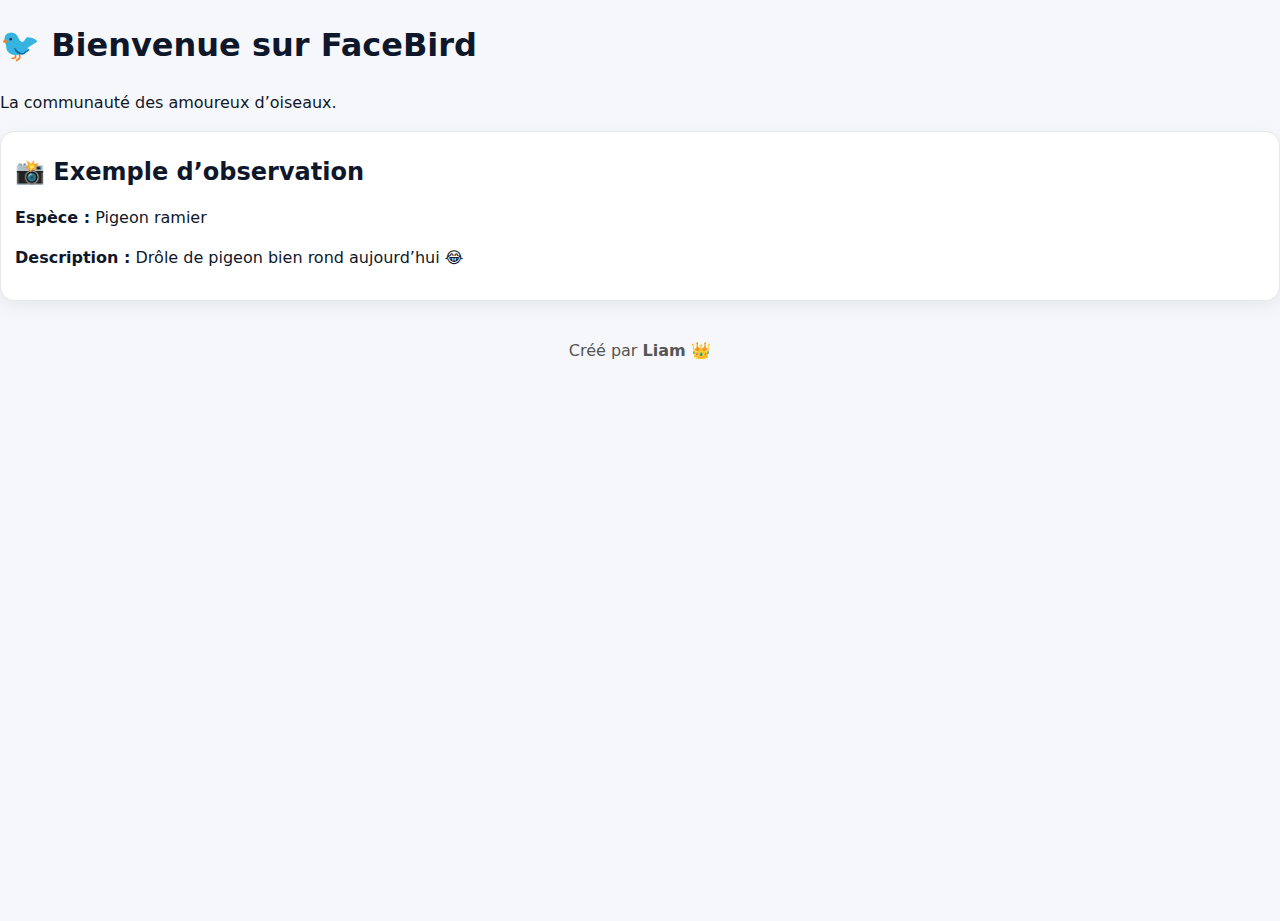
<file: index.html>
<!doctype html>
<html lang="fr">
<head>
  <meta charset="utf-8">
  <meta name="viewport" content="width=device-width, initial-scale=1">
  <title>FaceBird 🐦 - Accueil</title>
  <!-- On relie le CSS externe -->
<link rel="stylesheet" href="style.css">
</head>
<body>
  <h1>🐦 Bienvenue sur FaceBird</h1>
  <p>La communauté des amoureux d’oiseaux.</p>

  <div class="card">
    <h2>📸 Exemple d’observation</h2>
    <p><strong>Espèce :</strong> Pigeon ramier</p>
    <p><strong>Description :</strong> Drôle de pigeon bien rond aujourd’hui 😂</p>
  </div>

  <footer style="text-align:center;margin:20px;color:#555">
    Créé par <strong>Liam 👑</strong>
  </footer>
</body>
</html>
</file>
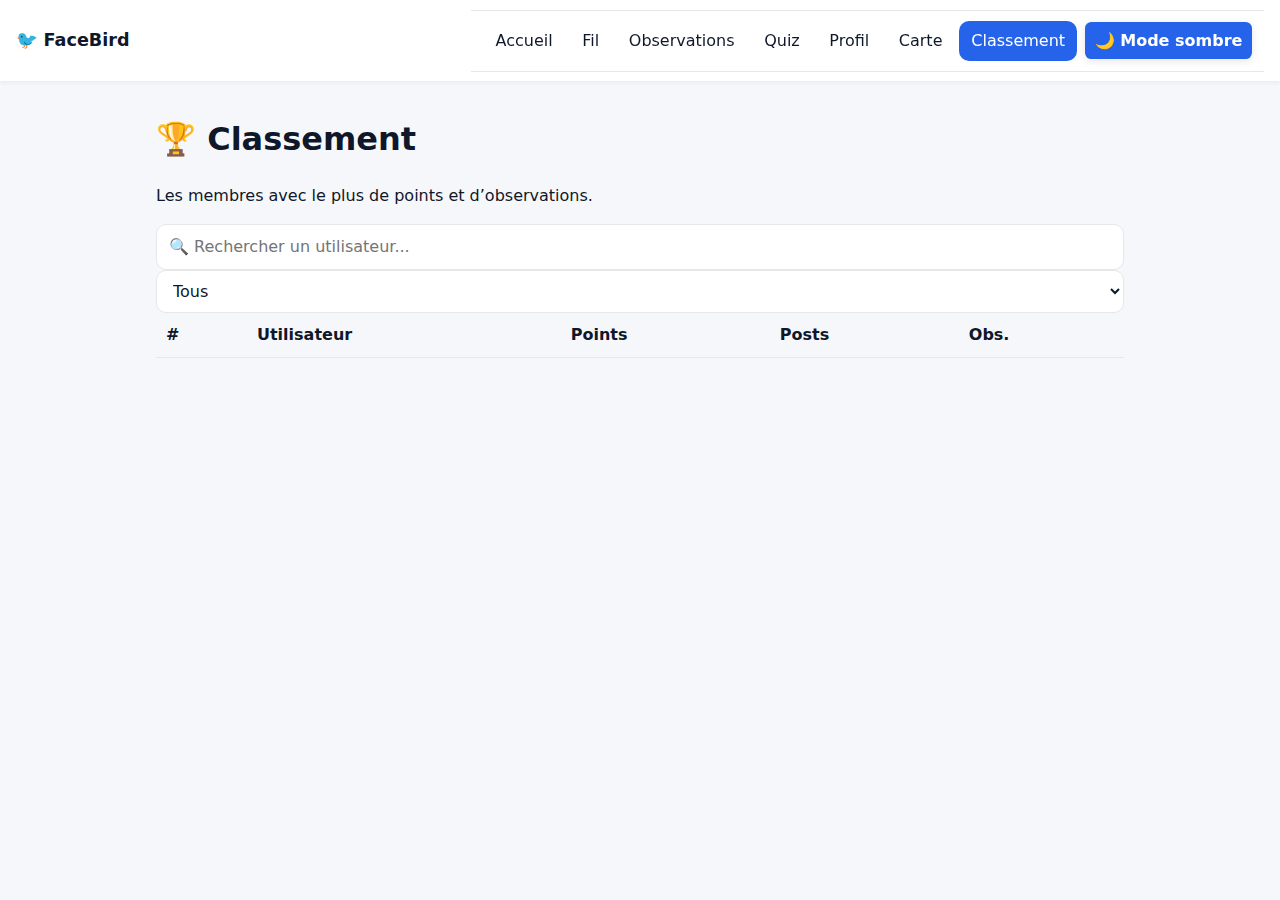
<file: classement.html>
<!doctype html>
<html lang="fr">
<head>
  <meta charset="utf-8" />
  <meta name="viewport" content="width=device-width,initial-scale=1" />
  <title>FaceBird 🐦 – Classement</title>
  <link rel="stylesheet" href="style.css" />
</head>
<body>
  <main class="container">
    <h1>🏆 Classement</h1>
    <p>Les membres avec le plus de points et d’observations.</p>

    <div class="controls">
      <input id="search" placeholder="🔍 Rechercher un utilisateur..." />
      <select id="filter">
        <option value="all">Tous</option>
        <option value="top10">Top 10</option>
        <option value="top50">Top 50</option>
      </select>
    </div>

    <table id="board">
      <thead>
        <tr>
          <th>#</th>
          <th>Utilisateur</th>
          <th>Points</th>
          <th>Posts</th>
          <th>Obs.</th>
        </tr>
      </thead>
      <tbody id="board-body"></tbody>
    </table>
  </main>

  <script src="nav.js" defer></script>
  <script src="classement.js" defer></script>
</body>
</html>
</file>
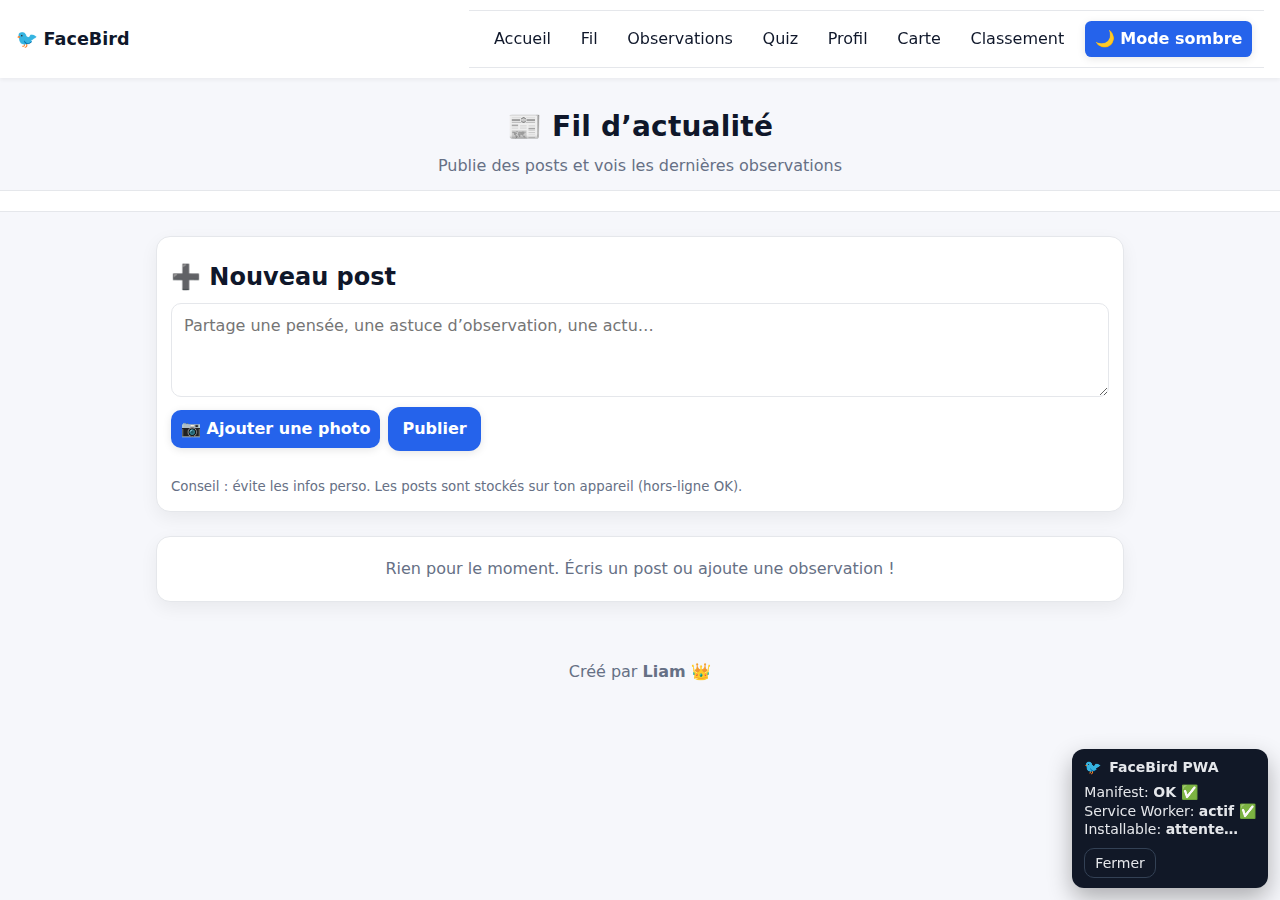
<file: Feed.html>
<!doctype html>
<html lang="fr">
<head>
  <meta charset="utf-8"><meta name="viewport" content="width=device-width,initial-scale=1">
  <title>FaceBird 🐦 - Fil d’actualité</title>
  <link rel="stylesheet" href="style.css">
  <link rel="manifest" href="manifest.webmanifest"><meta name="theme-color" content="#1e73e8">
  <link rel="apple-touch-icon" href="icon-192.png"><link rel="icon" href="favicon.svg" type="image/svg+xml">
  <meta name="description" content="Fil d’actualité FaceBird : posts + observations avec photos, likes, commentaires et partage.">
  <style>
    .composer { display:grid; gap:10px; grid-template-columns: 1fr; }
    .composer .row { display:flex; gap:8px; flex-wrap:wrap; align-items:center; }
    .preview { margin-top:6px }
    .preview img { max-width:180px; border-radius:10px }

    .post{display:flex;gap:12px}
    .avatar{width:42px;height:42px;border-radius:50%;overflow:hidden;display:flex;align-items:center;justify-content:center;background:var(--card-bg-weak,#eef3ff)}
    .post-body{flex:1}
    .post-head{display:flex;align-items:center;gap:8px;flex-wrap:wrap}
    .post-actions{display:flex;gap:10px;margin-top:8px;flex-wrap:wrap}
    .icon-btn{display:inline-flex;align-items:center;gap:6px;padding:6px 10px;border-radius:10px;background:var(--chip-bg,#eef2f7);cursor:pointer;border:none}
    .icon-btn[aria-pressed="true"]{background:#ffdfe3}
    .comments{margin-top:8px;border-top:1px solid var(--hair,#e5e7eb);padding-top:8px}
    .comment{margin:6px 0;font-size:.95rem}
    .comment small{color:#667085}
    .comment-form{display:flex;gap:8px;margin-top:6px}
    .comment-form input{flex:1}
    .empty{color:#667085;text-align:center;padding:20px 10px}
    .post-photo{margin-top:8px;border-radius:12px;overflow:hidden}
    .post-photo img{width:100%;height:auto;display:block}

    .lightbox{position:fixed;inset:0;background:rgba(0,0,0,.85);display:none;align-items:center;justify-content:center;z-index:9999}
    .lightbox.open{display:flex}
    .lightbox img{max-width:92vw;max-height:92vh;border-radius:12px}
    .lightbox .close{position:absolute;top:12px;right:12px;background:#fff;border:none;border-radius:10px;padding:8px 10px;cursor:pointer}
  </style>
</head>
<body>
  <header><h1>📰 Fil d’actualité</h1><p>Publie des posts et vois les dernières observations</p></header>

  <!-- NAV commune -->
  <nav id="site-nav"></nav>

  <main class="container">
    <!-- 🎤 ÉDITEUR DE POST -->
    <div class="card">
      <h2>➕ Nouveau post</h2>
      <form id="composer" class="composer">
        <textarea id="post-text" rows="3" maxlength="500" placeholder="Partage une pensée, une astuce d’observation, une actu…"></textarea>
        <div class="row">
          <label class="btn btn-small" for="post-photo">📷 Ajouter une photo</label>
          <input id="post-photo" type="file" accept="image/*" capture="environment" style="display:none">
          <button class="btn" type="submit">Publier</button>
        </div>
        <div id="post-preview" class="preview"></div>
        <small class="muted">Conseil : évite les infos perso. Les posts sont stockés sur ton appareil (hors-ligne OK).</small>
      </form>
    </div>

    <!-- 🧵 FLUX MIXTE -->
    <div id="feed" class="grid"></div>
  </main>

  <footer>Créé par <b>Liam 👑</b></footer>

  <!-- Lightbox -->
  <div id="lb" class="lightbox" aria-hidden="true">
    <button class="close" aria-label="Fermer">✕</button>
    <img id="lb-img" alt="Image">
  </div>

  <!-- Scripts -->
  <script src="nav.js" defer></script>
  <script src="theme.js" defer></script>
  <script src="badges.js" defer></script>
  <script src="points.js" defer></script>

  <script>
  (function(){
    const USERNAME = 'Liam';
    const OBS_KEY = 'fb-observations-v1'; // existant
    const POST_KEY = 'fb-posts-v1';       // NOUVEAU : posts du fil
    const $ = (s, r=document) => r.querySelector(s);
    const esc = (str='') => String(str).replace(/[&<>"']/g, s => ({'&':'&amp;','<':'&lt;','>':'&gt;','"':'&quot;',"'":'&#39;'}[s]));

    const load = (k) => { try { return JSON.parse(localStorage.getItem(k)||'[]'); } catch { return []; } };
    const save = (k, v) => localStorage.setItem(k, JSON.stringify(v));

    // --------- COMPOSER (post texte + photo)
    let draftPhoto = null;
    const composer = $('#composer');
    const photoInput = $('#post-photo');
    const preview = $('#post-preview');
    photoInput.addEventListener('change', () => {
      const f = photoInput.files[0];
      if (!f) { draftPhoto = null; preview.innerHTML = ''; return; }
      const r = new FileReader();
      r.onload = e => {
        draftPhoto = e.target.result;
        preview.innerHTML = `<img src="${draftPhoto}" alt="aperçu">`;
      };
      r.readAsDataURL(f);
    });

    composer.addEventListener('submit', (e) => {
      e.preventDefault();
      const text = ($('#post-text').value || '').trim();
      if (!text && !draftPhoto) { alert('Écris quelque chose ou ajoute une photo.'); return; }

      const posts = load(POST_KEY);
      posts.unshift({
        type: 'post',
        id: 'p' + Date.now() + Math.random().toString(36).slice(2,6),
        ts: Date.now(),
        author: USERNAME,
        text,
        photo: draftPhoto || null,
        likes: 0,
        comments: []
      });
      save(POST_KEY, posts);

      // reset
      $('#post-text').value = '';
      photoInput.value = '';
      preview.innerHTML = '';
      draftPhoto = null;

      FB_POINTS?.add('post'); // petit bonus
      renderFeed();
    });

    // --------- Rendu du feed mixte (posts + observations)
    function normalizeObs(list){
      let changed = false;
      list.forEach(o => {
        if (!o.id) { o.id = 'o' + (o.ts || Date.now()) + Math.random().toString(36).slice(2,5); changed = true; }
        if (typeof o.likes !== 'number') { o.likes = 0; changed = true; }
        if (!Array.isArray(o.comments)) { o.comments = []; changed = true; }
      });
      if (changed) save(OBS_KEY, list);
      return list.map(o => ({ ...o, type: 'observation' })); // tag de type
    }

    function normalizePosts(list){
      let changed = false;
      list.forEach(p => {
        if (!p.id) { p.id = 'p' + (p.ts || Date.now()) + Math.random().toString(36).slice(2,5); changed = true; }
        if (typeof p.likes !== 'number') { p.likes = 0; changed = true; }
        if (!Array.isArray(p.comments)) { p.comments = []; changed = true; }
      });
      if (changed) save(POST_KEY, list);
      return list;
    }

    function speciesIcon(espece=''){ const s=espece.toLowerCase();
      if (s.includes('hibou')||s.includes('chouette')) return '🦉';
      if (s.includes('pigeon')) return '🕊️';
      if (s.includes('mésange')||s.includes('mesange')) return '🐦';
      return '🐦';
    }

    function renderFeed(){
      const feedEl = $('#feed');
      const obs = normalizeObs(load(OBS_KEY));
      const posts = normalizePosts(load(POST_KEY));
      const items = [...posts, ...obs].sort((a,b) => (b.ts||0)-(a.ts||0));

      if (!items.length){
        feedEl.innerHTML = `<div class="card empty">Rien pour le moment. Écris un post ou ajoute une observation !</div>`;
        return;
      }

      feedEl.innerHTML = '';
      items.forEach(it => feedEl.appendChild(renderItem(it)));
      bindLightbox();
    }

    function renderItem(it){
      const card = document.createElement('div'); card.className = 'card';
      const pts = FB_POINTS?.load() || 0;
      const avatarUrl = FB_POINTS?.getAvatarUrl?.(pts) || 'avatar-debutant-256.png';

      if (it.type === 'post') {
        card.innerHTML = `
          <div class="post">
            <div class="avatar"><img src="${avatarUrl}" alt="avatar" style="width:100%;height:100%;object-fit:cover"></div>
            <div class="post-body">
              <div class="post-head">
                <strong>${esc(it.author || 'Utilisateur')}</strong>
                <span class="badge">Post</span>
                <small class="muted">• ${new Date(it.ts).toLocaleString()}</small>
              </div>
              ${it.photo ? `<div class="post-photo"><img src="${it.photo}" alt="photo" class="zoomable"></div>` : ''}
              ${it.text ? `<p style="margin:.4rem 0 0; white-space:pre-wrap">${esc(it.text)}</p>` : ''}
              ${renderActions(it)}
              ${renderComments(it)}
            </div>
          </div>`;
      } else { // observation
        const hasGPS = typeof it.lat === 'number' && typeof it.lng === 'number';
        card.innerHTML = `
          <div class="post">
            <div class="avatar"><img src="${avatarUrl}" alt="avatar" style="width:100%;height:100%;object-fit:cover"></div>
            <div class="post-body">
              <div class="post-head">
                <strong>${speciesIcon(it.espece)} ${esc(it.espece || 'Observation')}</strong>
                ${it.lieu ? `<span class="badge">${esc(it.lieu)}</span>` : ''}
                ${hasGPS ? `<span class="badge">GPS ✔</span>` : ''}
                <small class="muted">• ${esc(it.date || '')}</small>
              </div>
              ${it.photo ? `<div class="post-photo"><img src="${it.photo}" alt="photo observation" class="zoomable"></div>` : ''}
              <p style="margin:.4rem 0 0">${esc(it.desc || '—')}</p>
              ${renderActions(it, hasGPS)}
              ${renderComments(it)}
            </div>
          </div>`;
      }

      // bind actions
      const likeBtn = card.querySelector('.like-btn');
      likeBtn.addEventListener('click', () => toggleLike(it, likeBtn));

      const toggle = card.querySelector('.cmt-toggle');
      const cwrap = card.querySelector('.comments');
      toggle.addEventListener('click', () => {
        cwrap.hidden = !cwrap.hidden;
        if (!cwrap.hidden) cwrap.querySelector('input')?.focus();
      });

      const form = card.querySelector('.comment-form');
      form.addEventListener('submit', (e) => {
        e.preventDefault();
        const input = form.querySelector('input');
        const txt = input.value.trim();
        if (!txt) return;
        addComment(it, { author: USERNAME, text: txt, when: new Date().toLocaleString() });
        const lst = cwrap.querySelector('.cmt-list');
        const div = document.createElement('div'); div.className = 'comment';
        div.innerHTML = `<b>${esc(USERNAME)}</b> <small>${esc(new Date().toLocaleString())}</small><br>${esc(txt)}`;
        lst.appendChild(div);
        input.value = '';
        FB_POINTS?.add('comment');
      });

      const shareBtn = card.querySelector('.share-btn');
      shareBtn.addEventListener('click', () => shareItem(it));

      return card;
    }

    function renderActions(it, hasGPS=false){
      return `
        <div class="post-actions">
          <button class="icon-btn like-btn" aria-pressed="false" data-id="${it.id}">❤️ <span class="lk">${it.likes||0}</span></button>
          <button class="icon-btn cmt-toggle" data-id="${it.id}">💬 Commenter</button>
          <button class="icon-btn share-btn" data-id="${it.id}">📤 Partager</button>
          ${it.type==='observation' && hasGPS ? `<a class="icon-btn" href="map.html" title="Voir sur la carte">🗺️ Carte</a>` : ''}
        </div>`;
    }

    function renderComments(it){
      return `
        <div class="comments" data-id="${it.id}" hidden>
          <div class="cmt-list">
            ${(it.comments||[]).map(c => `<div class="comment"><b>${esc(c.author)}</b> <small>${esc(c.when)}</small><br>${esc(c.text)}</div>`).join('')}
          </div>
          <form class="comment-form" data-id="${it.id}">
            <input type="text" required maxlength="280" placeholder="Ajouter un commentaire…">
            <button class="btn" type="submit">Envoyer</button>
          </form>
        </div>`;
    }

    // ------- interactions
    function storeBack(it, updated){
      if (it.type === 'post') {
        const list = load(POST_KEY);
        const i = list.findIndex(x => x.id === it.id);
        if (i >= 0) { list[i] = updated; save(POST_KEY, list); }
      } else {
        const list = load(OBS_KEY);
        const i = list.findIndex(x => x.id === it.id);
        if (i >= 0) { list[i] = updated; save(OBS_KEY, list); }
      }
    }

    function toggleLike(it, btn){
      const LKEY = 'fb-liked-' + it.id;
      const liked = localStorage.getItem(LKEY) === '1';
      const curLikes = Number(it.likes||0);
      const nextLikes = liked ? Math.max(0, curLikes - 1) : curLikes + 1;
      const updated = { ...it, likes: nextLikes };
      storeBack(it, updated);

      btn.querySelector('.lk').textContent = nextLikes;
      btn.setAttribute('aria-pressed', liked ? 'false' : 'true');
      if (liked) localStorage.removeItem(LKEY); else localStorage.setItem(LKEY, '1');
      if (!liked) FB_POINTS?.add('like', { onceId: it.id });
    }

    function addComment(it, cmt){
      const updated = { ...it, comments: [...(it.comments||[]), cmt] };
      storeBack(it, updated);
    }

    function shareItem(it){
      const text = it.type==='post'
        ? (it.text || 'Post FaceBird')
        : `🐦 ${it.espece || 'Observation'}${it.lieu ? ' • '+it.lieu : ''} — ${it.desc || ''}`;
      const url = location.origin + location.pathname.replace(/feed\.html$/, 'index.html');
      const done = () => FB_POINTS?.add('share');

      if (navigator.share) {
        navigator.share({ title: 'FaceBird', text, url }).then(done).catch(()=>{});
      } else {
        navigator.clipboard?.writeText(`${text}\n${url}`).then(()=>{ toast('Lien copié 📋'); done(); });
      }
    }

    function toast(msg){
      const t=document.createElement('div'); t.className='toast'; t.textContent=msg;
      document.body.appendChild(t); setTimeout(()=>t.remove(),2000);
    }

    // ------- lightbox
    function bindLightbox(){
      const lb = document.getElementById('lb');
      const lbImg = document.getElementById('lb-img');
      const closeBtn = lb.querySelector('.close');
      document.querySelectorAll('.zoomable').forEach(img=>{
        img.addEventListener('click', ()=>{
          lbImg.src = img.src;
          lb.classList.add('open'); lb.setAttribute('aria-hidden', 'false');
        });
      });
      const close = ()=>{ lb.classList.remove('open'); lb.setAttribute('aria-hidden','true'); lbImg.src=''; };
      closeBtn.addEventListener('click', close);
      lb.addEventListener('click', e=>{ if (e.target===lb) close(); });
      window.addEventListener('keydown', e=>{ if (e.key==='Escape') close(); });
    }

    document.addEventListener('DOMContentLoaded', renderFeed);
  })();
  </script>

  <script src="sw-register.js" defer></script>
  <script src="install-check.js" defer></script>
</body>
</html>
</file>
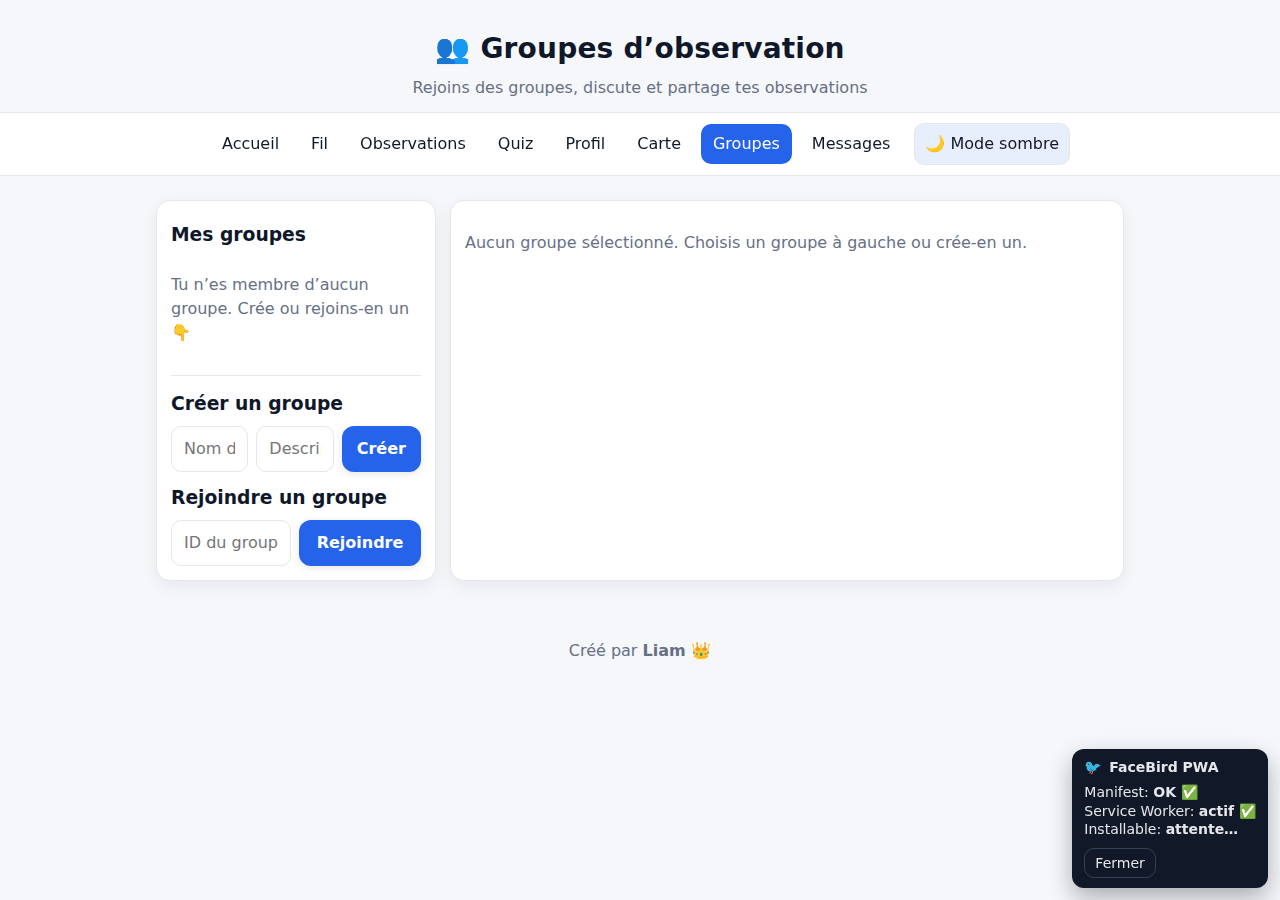
<file: groupes.html>
<!doctype html>
<html lang="fr">
<head>
  <meta charset="utf-8">
  <meta name="viewport" content="width=device-width,initial-scale=1">
  <title>FaceBird 🐦 - Groupes d’observation</title>

  <link rel="stylesheet" href="style.css">

  <!-- PWA / Manifest -->
  <link rel="manifest" href="manifest.webmanifest">
  <meta name="theme-color" content="#1e73e8">
  <link rel="apple-touch-icon" href="icon-192.png">

  <link rel="icon" href="favicon.svg" type="image/svg+xml">
  <meta name="description" content="Crée ou rejoins des groupes d’observation FaceBird, discute et partage tes observations.">

  <style>
    .layout { display:grid; grid-template-columns: 280px 1fr; gap:14px; }
    .groups-list { max-height: 65vh; overflow:auto }
    .group-item { display:flex; justify-content:space-between; align-items:center; padding:8px 10px; border-radius:12px; background:var(--chip-bg,#eef2f7); margin:6px 0 }
    .group-item.active { background: #dfe9ff; }
    .group-actions { display:flex; gap:8px; flex-wrap:wrap }
    .feed-item { border-top:1px solid var(--hair,#e5e7eb); padding:10px 0; }
    .feed-item:first-child { border-top:none; }
    .msg-list { max-height: 220px; overflow:auto; background:var(--card-bg-weak,#f5f7fb); padding:8px; border-radius:12px; }
    .msg-bubble { background:#fff; border-radius:12px; padding:8px 10px; margin:6px 0; }
    .msg-meta { font-size:.85rem; color:#667085 }
    .row { display:flex; gap:8px }
    .row > * { flex:1 }
  </style>
</head>
<body>
  <header>
    <h1>👥 Groupes d’observation</h1>
    <p>Rejoins des groupes, discute et partage tes observations</p>
  </header>

  <nav>
    <a href="index.html">Accueil</a>
    <a href="feed.html">Fil</a>
    <a href="observations.html">Observations</a>
    <a href="quiz.html">Quiz</a>
    <a href="profil.html">Profil</a>
    <a href="map.html">Carte</a>
    <a class="active" href="groupes.html">Groupes</a>
    <a href="messages.html">Messages</a>
    <button id="theme-toggle" class="theme-toggle" type="button" aria-pressed="false">🌙 Mode sombre</button>
  </nav>

  <main class="container layout">
    <!-- Colonne gauche : mes groupes + créer / rejoindre -->
    <div class="card">
      <h3>Mes groupes</h3>
      <div id="groups" class="groups-list"></div>

      <hr>

      <h3>Créer un groupe</h3>
      <form id="create-form" class="row">
        <input name="name" required placeholder="Nom du groupe">
        <input name="desc" placeholder="Description (optionnel)">
        <button class="btn" type="submit">Créer</button>
      </form>

      <h3 style="margin-top:12px">Rejoindre un groupe</h3>
      <form id="join-form" class="row">
        <input name="id" required placeholder="ID du groupe (code)">
        <button class="btn" type="submit">Rejoindre</button>
      </form>
    </div>

    <!-- Colonne droite : contenu du groupe sélectionné -->
    <div class="card" id="group-panel" style="display:none">
      <div style="display:flex;justify-content:space-between;align-items:center;gap:10px;flex-wrap:wrap">
        <div>
          <h2 id="g-title">Groupe</h2>
          <p class="muted" id="g-desc"></p>
          <p class="muted"><b>Membres :</b> <span id="g-members">—</span></p>
          <p class="muted"><b>ID :</b> <span id="g-id">—</span></p>
        </div>
        <div class="group-actions">
          <button class="btn" id="leave-btn" type="button">Quitter le groupe</button>
        </div>
      </div>

      <hr>

      <h3>Partage d’observation</h3>
      <div class="row">
        <select id="obs-select"></select>
        <button class="btn" id="share-obs">Partager</button>
      </div>

      <h3 style="margin-top:12px">Fil du groupe</h3>
      <div id="g-feed"></div>

      <h3 style="margin-top:12px">Discussion</h3>
      <div class="msg-list" id="g-chat"></div>
      <form id="chat-form" class="row" style="margin-top:8px">
        <input id="chat-input" placeholder="Écrire un message…">
        <button class="btn" type="submit">Envoyer</button>
      </form>
    </div>

    <div class="card" id="group-empty">
      <p class="muted">Aucun groupe sélectionné. Choisis un groupe à gauche ou crée-en un.</p>
    </div>
  </main>

  <footer>Créé par <b>Liam 👑</b></footer>

  <!-- Scripts -->
  <script src="theme.js" defer></script>
  <script src="badges.js" defer></script>
  <script src="points.js" defer></script>

  <script>
  (function(){
    const USER = 'Liam';
    const GKEY = 'fb-groups-v1';
    const OKEY = 'fb-observations-v1';

    const $ = s => document.querySelector(s);
    const esc = s => String(s||'').replace(/[&<>"']/g, c => ({'&':'&amp;','<':'&lt;','>':'&gt;','"':'&quot;', "'":'&#39;'}[c]));

    const loadGroups = () => { try { return JSON.parse(localStorage.getItem(GKEY)||'[]'); } catch { return []; } };
    const saveGroups = (arr) => localStorage.setItem(GKEY, JSON.stringify(arr));
    const loadObs = () => { try { return JSON.parse(localStorage.getItem(OKEY)||'[]'); } catch { return []; } };

    let groups = loadGroups();
    let current = null; // group id

    function renderList(){
      const root = $('#groups');
      if (!groups.length){
        root.innerHTML = `<p class="muted">Tu n’es membre d’aucun groupe. Crée ou rejoins-en un 👇</p>`;
        return;
      }
      root.innerHTML = '';
      groups
        .filter(g => g.members?.includes(USER))
        .forEach(g => {
          const div = document.createElement('div');
          div.className = 'group-item' + (current===g.id ? ' active' : '');
          div.innerHTML = `<span><b>${esc(g.name)}</b><br><small class="muted">${esc(g.desc || '')}</small></span>
                           <button class="btn btn-small" data-id="${g.id}">Ouvrir</button>`;
          div.querySelector('button').addEventListener('click', ()=> openGroup(g.id));
          root.appendChild(div);
        });
      if (!$('#groups').children.length){
        root.innerHTML = `<p class="muted">Tu n’es membre d’aucun groupe. Crée ou rejoins-en un 👇</p>`;
      }
    }

    function openGroup(id){
      current = id;
      const g = groups.find(x=>x.id===id);
      if (!g) return;

      $('#group-panel').style.display = 'block';
      $('#group-empty').style.display = 'none';

      $('#g-title').textContent = g.name;
      $('#g-desc').textContent = g.desc || '';
      $('#g-id').textContent = g.id;
      $('#g-members').textContent = (g.members||[]).join(', ') || '—';
      $('#leave-btn').onclick = ()=>{
        if (!confirm('Quitter ce groupe ?')) return;
        g.members = (g.members||[]).filter(m => m!==USER);
        saveGroups(groups);
        current = null; renderList();
        $('#group-panel').style.display = 'none';
        $('#group-empty').style.display = 'block';
      };

      // observations partageables (les tiennes locales)
      const sel = $('#obs-select');
      const obs = loadObs();
      sel.innerHTML = obs.length ? obs.map(o => `<option value="${esc(o.id)}">${esc(o.espece || 'Observation')} • ${esc(o.lieu||'')}</option>`).join('') : `<option value="">(Aucune observation locale)</option>`;

      $('#share-obs').onclick = ()=>{
        const id = sel.value;
        const found = obs.find(o=>String(o.id)===String(id));
        if (!found){ alert('Aucune observation sélectionnée'); return; }
        g.feed = g.feed || [];
        g.feed.unshift({ type:'obs', by: USER, at: Date.now(), obs: found });
        saveGroups(groups);
        renderFeed(g); FB_POINTS?.add('share'); // petit point pour partager
      };

      renderFeed(g);
      renderChat(g);
      renderList();
    }

    function renderFeed(g){
      const root = $('#g-feed');
      const feed = (g.feed||[]);
      if (!feed.length){
        root.innerHTML = `<p class="muted">Aucun partage encore.</p>`;
        return;
      }
      root.innerHTML = feed.map(item => {
        if (item.type==='obs'){
          const o = item.obs || {};
          const hasGPS = typeof o.lat==='number' && typeof o.lng==='number';
          return `<div class="feed-item">
            <div class="msg-meta">Partagé par <b>${esc(item.by)}</b> — ${new Date(item.at).toLocaleString()}</div>
            <p><b>🐦 ${esc(o.espece||'Observation')}</b> ${o.lieu?`<span class="badge">${esc(o.lieu)}</span>`:''} ${hasGPS?`<span class="badge">GPS ✔</span>`:''} • <small>${esc(o.date||'')}</small></p>
            ${o.photo ? `<img src="${o.photo}" alt="photo" style="max-width:100%;border-radius:10px;margin:6px 0">` : ''}
            <p>${esc(o.desc||'—')}</p>
          </div>`;
        }
        return '';
      }).join('');
    }

    function renderChat(g){
      const list = $('#g-chat');
      list.innerHTML = (g.chat||[]).map(m => `
        <div class="msg-bubble">
          <div class="msg-meta"><b>${esc(m.by)}</b> — ${new Date(m.at).toLocaleString()}</div>
          <div>${esc(m.text)}</div>
        </div>
      `).join('');
      list.scrollTop = list.scrollHeight;
    }

    // créer groupe
    $('#create-form')?.addEventListener('submit', (e)=>{
      e.preventDefault();
      const name = e.target.name.value.trim();
      const desc = e.target.desc.value.trim();
      if (!name) return;
      const id = 'g' + Date.now().toString(36).slice(-6);
      groups.push({ id, name, desc, owner: USER, members: [USER], feed: [], chat: [] });
      saveGroups(groups);
      e.target.reset();
      renderList(); openGroup(id);
      FB_POINTS?.add('share'); // petit bonus à la création
      alert(`Groupe créé ! ID à partager : ${id}`);
    });

    // rejoindre groupe par ID
    $('#join-form')?.addEventListener('submit', (e)=>{
      e.preventDefault();
      const id = e.target.id.value.trim();
      if (!id) return;
      const g = groups.find(x=>x.id===id);
      if (!g){
        if (!confirm("Ce groupe n'existe pas en local. Le créer ?")) return;
        groups.push({ id, name: 'Groupe ' + id, desc:'', owner: USER, members:[USER], feed:[], chat:[] });
      } else {
        if (!g.members.includes(USER)) g.members.push(USER);
      }
      saveGroups(groups);
      e.target.reset();
      renderList(); openGroup(id);
    });

    // chat
    $('#chat-form')?.addEventListener('submit', (e)=>{
      e.preventDefault();
      const text = $('#chat-input').value.trim();
      if (!text || !current) return;
      const g = groups.find(x=>x.id===current); if (!g) return;
      g.chat = g.chat || [];
      g.chat.push({ by: USER, text, at: Date.now() });
      saveGroups(groups);
      $('#chat-input').value = '';
      renderChat(g);
    });

    document.addEventListener('DOMContentLoaded', ()=>{
      groups = loadGroups();
      renderList();
    });
  })();
  </script>

  <script src="sw-register.js" defer></script>
  <script src="install-check.js" defer></script>
</body>
</html>
</file>
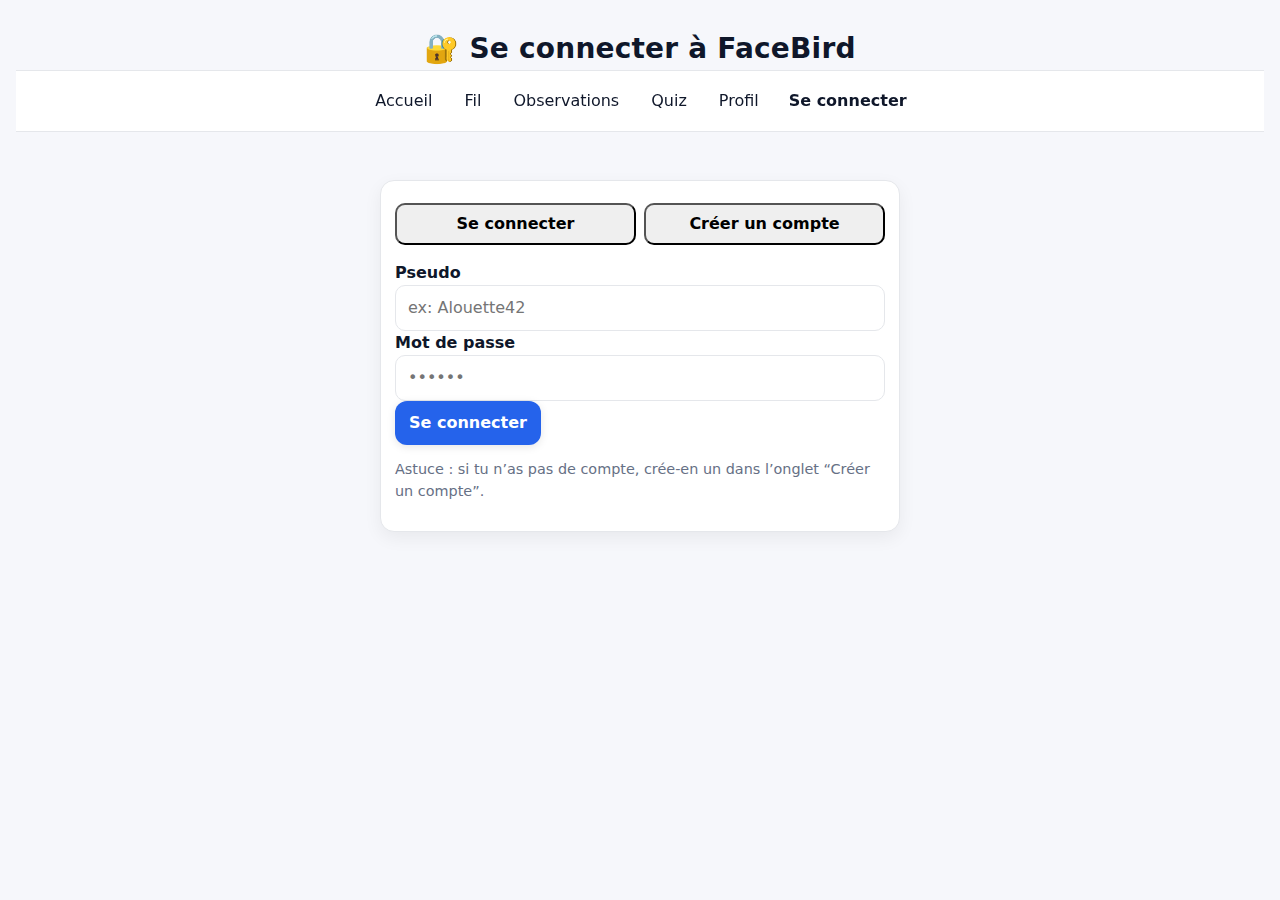
<file: login.html>
<!doctype html>
<html lang="fr">
<head>
  <meta charset="utf-8" />
  <base href="./">
  <meta name="viewport" content="width=device-width, initial-scale=1" />
  <title>FaceBird 🐦 – Connexion</title>

  <link rel="manifest" href="manifest.webmanifest" />
  <meta name="theme-color" content="#1976d2" />
  <link rel="stylesheet" href="style.css" />
  <style>
    .auth-wrap{max-width:520px;margin:24px auto}
    .tabs{display:flex;gap:8px;margin:8px 0 16px}
    .tabs button{flex:1}
    .panel{display:none}
    .panel.active{display:block}
    .avatar-prev{width:72px;height:72px;border-radius:50%;overflow:hidden;background:#eef2f7;display:flex;align-items:center;justify-content:center;margin:6px 0}
    .avatar-prev img{width:100%;height:100%;object-fit:cover}
    .hint{color:var(--muted);font-size:.9rem}
  </style>
</head>
<body>
  <header>
    <h1>🔐 Se connecter à FaceBird</h1>
    <nav>
      <a href="index.html">Accueil</a>
      <a href="feed.html">Fil</a>
      <a href="observations.html">Observations</a>
      <a href="quiz.html">Quiz</a>
      <a href="profil.html">Profil</a>
      <span id="auth-slot"></span>
    </nav>
  </header>

  <main class="container">
    <div class="card auth-wrap">
      <div class="tabs">
        <button class="btn-small" data-tab="login">Se connecter</button>
        <button class="btn-small" data-tab="signup">Créer un compte</button>
      </div>

      <!-- Connexion -->
      <div class="panel active" id="panel-login">
        <div class="row">
          <label>Pseudo</label>
          <input id="login-username" type="text" placeholder="ex: Alouette42" />
        </div>
        <div class="row">
          <label>Mot de passe</label>
          <input id="login-password" type="password" placeholder="••••••" />
        </div>
        <div class="row">
          <button class="btn" id="btn-login">Se connecter</button>
        </div>
        <p class="hint">Astuce : si tu n’as pas de compte, crée-en un dans l’onglet “Créer un compte”.</p>
      </div>

      <!-- Création de compte -->
      <div class="panel" id="panel-signup">
        <div class="row">
          <label>Pseudo (3–20 caractères, lettres/chiffres/_)</label>
          <input id="su-username" type="text" placeholder="ex: Mésange_bleue" />
        </div>
        <div class="row">
          <label>Mot de passe (min 6 caractères)</label>
          <input id="su-password" type="password" placeholder="••••••" />
        </div>
        <div class="row">
          <label>Avatar (optionnel)</label>
          <input id="su-avatar" type="file" accept="image/*" />
          <div class="avatar-prev" id="su-avatar-prev">🖼️</div>
        </div>
        <div class="row">
          <button class="btn" id="btn-signup">Créer mon compte</button>
        </div>
        <p class="hint">Les comptes sont stockés <strong>localement</strong> dans ton navigateur. Parfait pour le hors-ligne, mais pas synchronisé entre appareils.</p>
      </div>
    </div>
  </main>

  <script src="login.js" defer></script>
  <script src="sw-register.js" defer></script>

  <script>
    // Tabs
    const tabsBtns = document.querySelectorAll('.tabs button');
    const panels = {
      login: document.getElementById('panel-login'),
      signup: document.getElementById('panel-signup')
    };
    tabsBtns.forEach(b => b.onclick = () => {
      tabsBtns.forEach(x => x.classList.remove('active'));
      b.classList.add('active');
      Object.values(panels).forEach(p => p.classList.remove('active'));
      panels[b.dataset.tab].classList.add('active');
    });
    // default active
    tabsBtns[0].classList.add('active');

    // Prévisualisation avatar
    document.getElementById('su-avatar').addEventListener('change', async (e) => {
      const f = e.target.files?.[0];
      const prev = document.getElementById('su-avatar-prev');
      if (!f) { prev.innerHTML = '🖼️'; return; }
      const url = URL.createObjectURL(f);
      prev.innerHTML = `<img src="${url}" alt="avatar" />`;
    });
  </script>
</body>
</html>
</file>
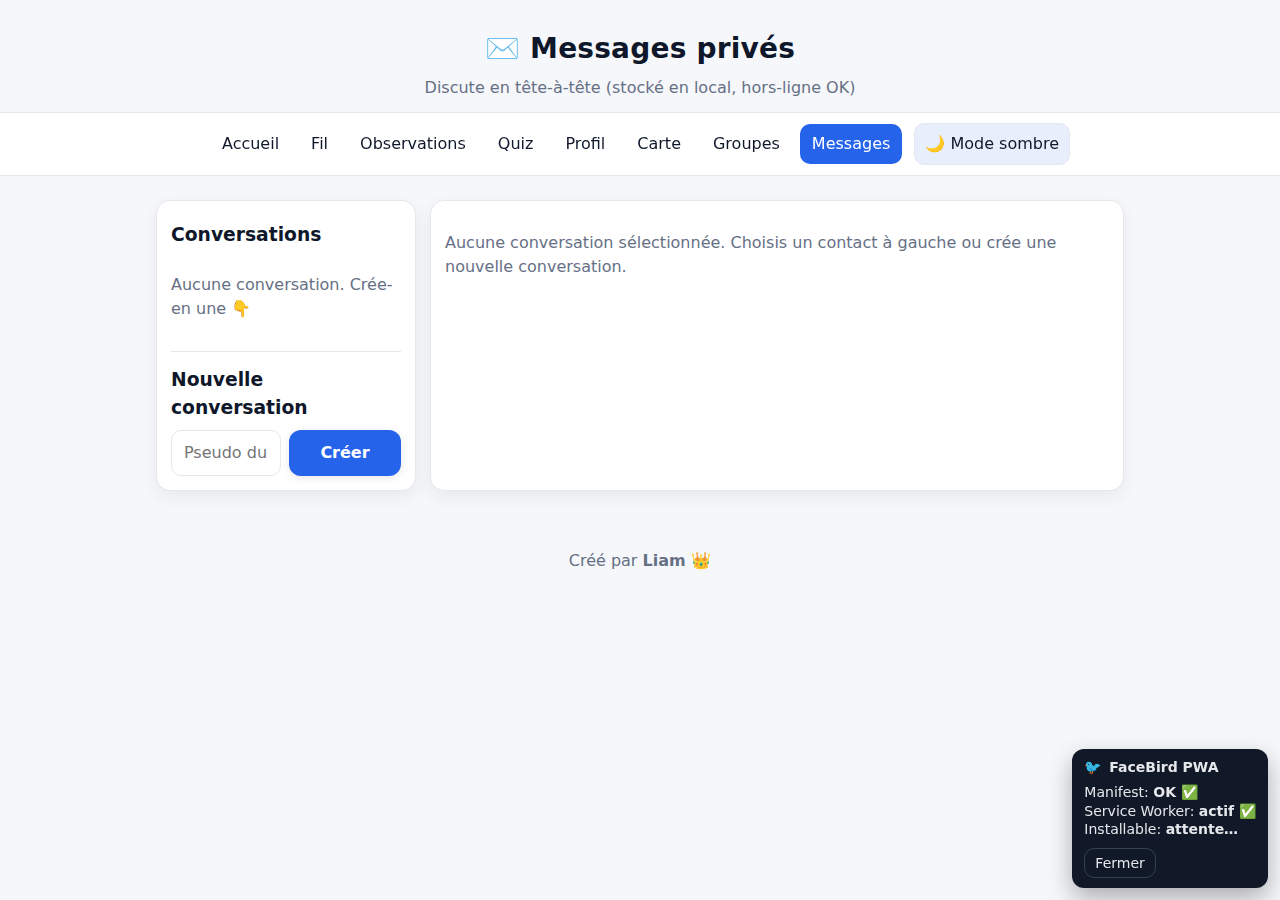
<file: messages.html>
<!doctype html>
<html lang="fr">
<head>
  <meta charset="utf-8">
  <meta name="viewport" content="width=device-width,initial-scale=1">
  <title>FaceBird 🐦 - Messages</title>

  <link rel="stylesheet" href="style.css">

  <!-- PWA / Manifest -->
  <link rel="manifest" href="manifest.webmanifest">
  <meta name="theme-color" content="#1e73e8">
  <link rel="apple-touch-icon" href="icon-192.png">

  <link rel="icon" href="favicon.svg" type="image/svg+xml">
  <meta name="description" content="Messages privés FaceBird (local, offline).">

  <style>
    .msg-layout { display:grid; grid-template-columns: 260px 1fr; gap:14px; }
    .conv-list { max-height: 70vh; overflow:auto }
    .conv-item { padding:10px; border-radius:12px; background:var(--chip-bg,#eef2f7); margin:6px 0; cursor:pointer }
    .conv-item.active { background:#dfe9ff; }
    .dm-panel { display:flex; flex-direction:column; gap:10px }
    .dm-messages { flex:1; max-height: 60vh; overflow:auto; background:var(--card-bg-weak,#f5f7fb); border-radius:12px; padding:10px }
    .bubble { background:#fff; padding:8px 10px; border-radius:12px; margin:6px 0; max-width: 80% }
    .bubble.me { background:#e7f0ff; margin-left:auto }
    .meta { font-size:.85rem; color:#667085 }
    .row { display:flex; gap:8px }
    .row > * { flex:1 }
  </style>
</head>
<body>
  <header>
    <h1>✉️ Messages privés</h1>
    <p>Discute en tête-à-tête (stocké en local, hors-ligne OK)</p>
  </header>

  <nav>
    <a href="index.html">Accueil</a>
    <a href="feed.html">Fil</a>
    <a href="observations.html">Observations</a>
    <a href="quiz.html">Quiz</a>
    <a href="profil.html">Profil</a>
    <a href="map.html">Carte</a>
    <a href="groupes.html">Groupes</a>
    <a class="active" href="messages.html">Messages</a>
    <button id="theme-toggle" class="theme-toggle" type="button" aria-pressed="false">🌙 Mode sombre</button>
  </nav>

  <main class="container msg-layout">
    <div class="card">
      <h3>Conversations</h3>
      <div id="conv-list" class="conv-list"></div>

      <hr>
      <h3>Nouvelle conversation</h3>
      <form id="new-conv" class="row">
        <input name="with" required placeholder="Pseudo du contact">
        <button class="btn" type="submit">Créer</button>
      </form>
    </div>

    <div class="card dm-panel" id="dm-panel" style="display:none">
      <div>
        <h2 id="dm-with">—</h2>
        <p class="muted" style="margin:.2rem 0">Messages stockés sur ton appareil. Ne partage pas d’informations personnelles.</p>
      </div>

      <div id="dm-messages" class="dm-messages"></div>

      <form id="send-form" class="row">
        <input id="dm-input" placeholder="Écrire un message…">
        <button class="btn" type="submit">Envoyer</button>
      </form>
    </div>

    <div class="card" id="dm-empty">
      <p class="muted">Aucune conversation sélectionnée. Choisis un contact à gauche ou crée une nouvelle conversation.</p>
    </div>
  </main>

  <footer>Créé par <b>Liam 👑</b></footer>

  <script src="theme.js" defer></script>
  <script src="badges.js" defer></script>
  <script src="points.js" defer></script>

  <script>
  (function(){
    const USER = 'Liam';
    const MKEY = 'fb-dm-v1';
    const $ = s => document.querySelector(s);
    const esc = s => String(s||'').replace(/[&<>"']/g, c => ({'&':'&amp;','<':'&lt;','>':'&gt;','"':'&quot;', "'":'&#39;'}[c]));

    const load = () => { try { return JSON.parse(localStorage.getItem(MKEY)||'[]'); } catch { return []; } };
    const save = (arr) => localStorage.setItem(MKEY, JSON.stringify(arr));

    let convs = load();
    let current = null; // index

    function renderList(){
      const root = $('#conv-list');
      if (!convs.length){ root.innerHTML = `<p class="muted">Aucune conversation. Crée-en une 👇</p>`; return; }
      root.innerHTML = '';
      convs.forEach((c, i) => {
        const last = c.messages?.[c.messages.length-1];
        const div = document.createElement('div');
        div.className = 'conv-item' + (current===i ? ' active':'');
        div.innerHTML = `<b>${esc(c.with)}</b><br><small class="muted">${last ? esc(last.text).slice(0,40)+'…' : '—'}</small>`;
        div.addEventListener('click', ()=> open(i));
        root.appendChild(div);
      });
    }

    function open(i){
      current = i;
      const c = convs[i];
      $('#dm-panel').style.display = 'flex';
      $('#dm-empty').style.display = 'none';
      $('#dm-with').textContent = c.with;
      renderMessages(c);
    }

    function renderMessages(c){
      const box = $('#dm-messages');
      box.innerHTML = (c.messages||[]).map(m => `
        <div class="bubble ${m.from===USER?'me':''}">
          <div class="meta"><b>${esc(m.from)}</b> — ${new Date(m.at).toLocaleString()}</div>
          <div>${esc(m.text)}</div>
        </div>
      `).join('');
      box.scrollTop = box.scrollHeight;
    }

    $('#new-conv')?.addEventListener('submit', (e)=>{
      e.preventDefault();
      const who = e.target.with.value.trim();
      if (!who) return;
      const exist = convs.findIndex(x=>x.with.toLowerCase()===who.toLowerCase());
      if (exist >= 0){ open(exist); return; }
      convs.push({ with: who, messages: [] });
      save(convs);
      e.target.reset();
      renderList();
      open(convs.length-1);
    });

    $('#send-form')?.addEventListener('submit', (e)=>{
      e.preventDefault();
      const input = $('#dm-input');
      const text = input.value.trim();
      if (!text || current===null) return;
      const c = convs[current];
      c.messages = c.messages || [];
      c.messages.push({ from: USER, text, at: Date.now() });
      save(convs);
      input.value = '';
      renderMessages(c);
    });

    document.addEventListener('DOMContentLoaded', ()=>{
      convs = load();
      renderList();
    });
  })();
  </script>

  <script src="sw-register.js" defer></script>
  <script src="install-check.js" defer></script>
</body>
</html>
</file>
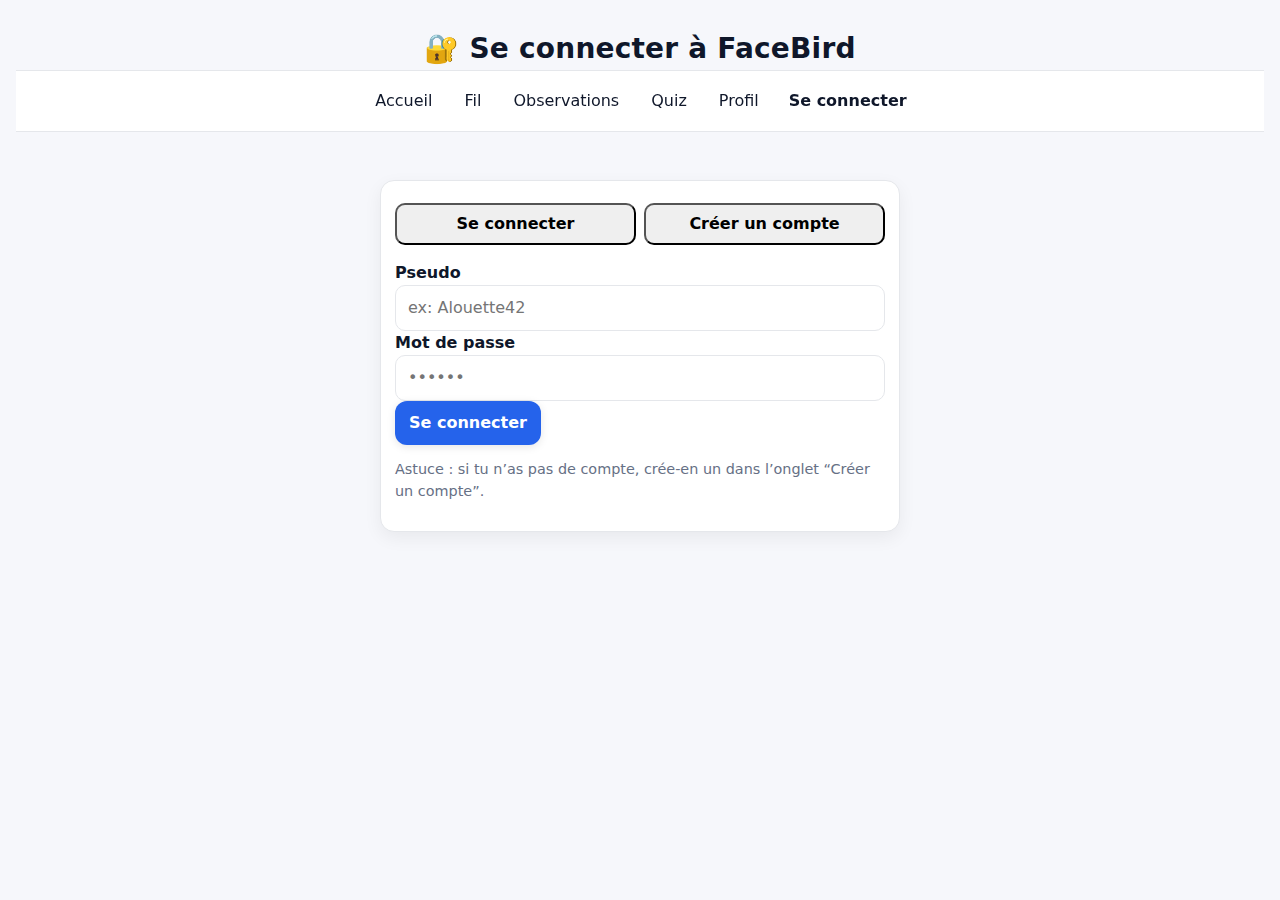
<file: observations.html>
<!doctype html>
<html lang="fr">
<head>
  <meta charset="utf-8">
  <base href="./">
  <meta name="viewport" content="width=device-width, initial-scale=1">
  <title>FaceBird 🐦 - Observations</title>

  <link rel="manifest" href="manifest.webmanifest">
  <meta name="theme-color" content="#1976d2">
  <link rel="stylesheet" href="style.css">
</head>
<body>
  <header id="site-nav">
    <div class="nav-inner">
      <div class="nav-left">
        <span class="brand">🐦 FaceBird</span>
        <div class="links">
          <a href="index.html">Accueil</a>
          <a href="feed.html">Fil</a>
          <a href="observations.html" aria-current="page">Observations</a>
          <a href="quiz.html">Quiz</a>
          <a href="profil.html">Profil</a>
          <a href="carte.html">Carte</a>
        </div>
      </div>
      <span id="auth-slot"></span>
    </div>
  </header>

  <main class="container">
    <h1>🪶 Mes observations</h1>

    <section class="card">
      <h2>Nouvelle observation</h2>
      <div class="row">
        <input id="obs-species" type="text" placeholder="Espèce (ex: Mésange bleue)">
        <input id="obs-date" type="date">
        <input id="obs-time" type="time">
      </div>
      <div class="row">
        <textarea id="obs-notes" placeholder="Notes (lieu, météo, nombre, etc.)" rows="3"></textarea>
      </div>
      <div class="row">
        <button class="btn" id="obs-save">Enregistrer</button>
      </div>
      <p class="muted">Chaque enregistrement publie aussi un post dans le Fil d’actualité (local, hors-ligne OK).</p>
    </section>

    <section class="card">
      <h2>Historique</h2>
      <div id="obs-list"><p class="muted">Aucune observation pour le moment.</p></div>
    </section>
  </main>

  <!-- scripts -->
  <script src="login.js" defer></script>
  <script src="observations.js" defer></script>
  <script src="install-check.js" defer></script>
  <script src="sw-register.js" defer></script>
</body>
</html>
</file>
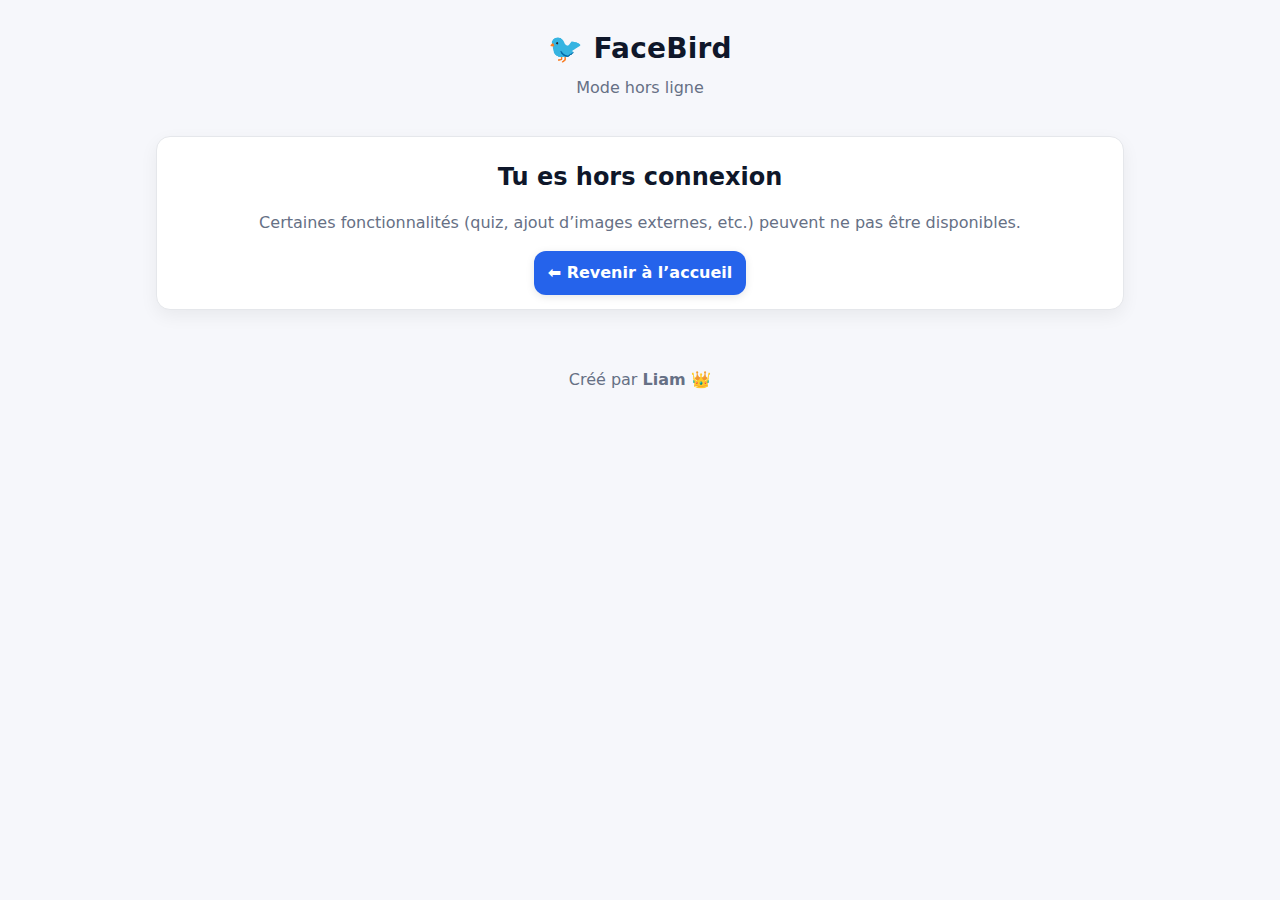
<file: offline.html>
<!doctype html>
<html lang="fr">
<head>
  <meta charset="utf-8">
  <meta name="viewport" content="width=device-width,initial-scale=1">
  <title>FaceBird 🐦 — Hors ligne</title>
  <link rel="stylesheet" href="style.css?v=6">
</head>
<body>
  <header>
    <h1>🐦 FaceBird</h1>
    <p>Mode hors ligne</p>
  </header>

  <main class="container">
    <div class="card center">
      <h2>Tu es hors connexion</h2>
      <p class="muted">Certaines fonctionnalités (quiz, ajout d’images externes, etc.) peuvent ne pas être disponibles.</p>
      <a class="btn" href="index.html">⬅ Revenir à l’accueil</a>
    </div>
  </main>

  <footer>Créé par <b>Liam 👑</b></footer>
</body>
</html>
</file>
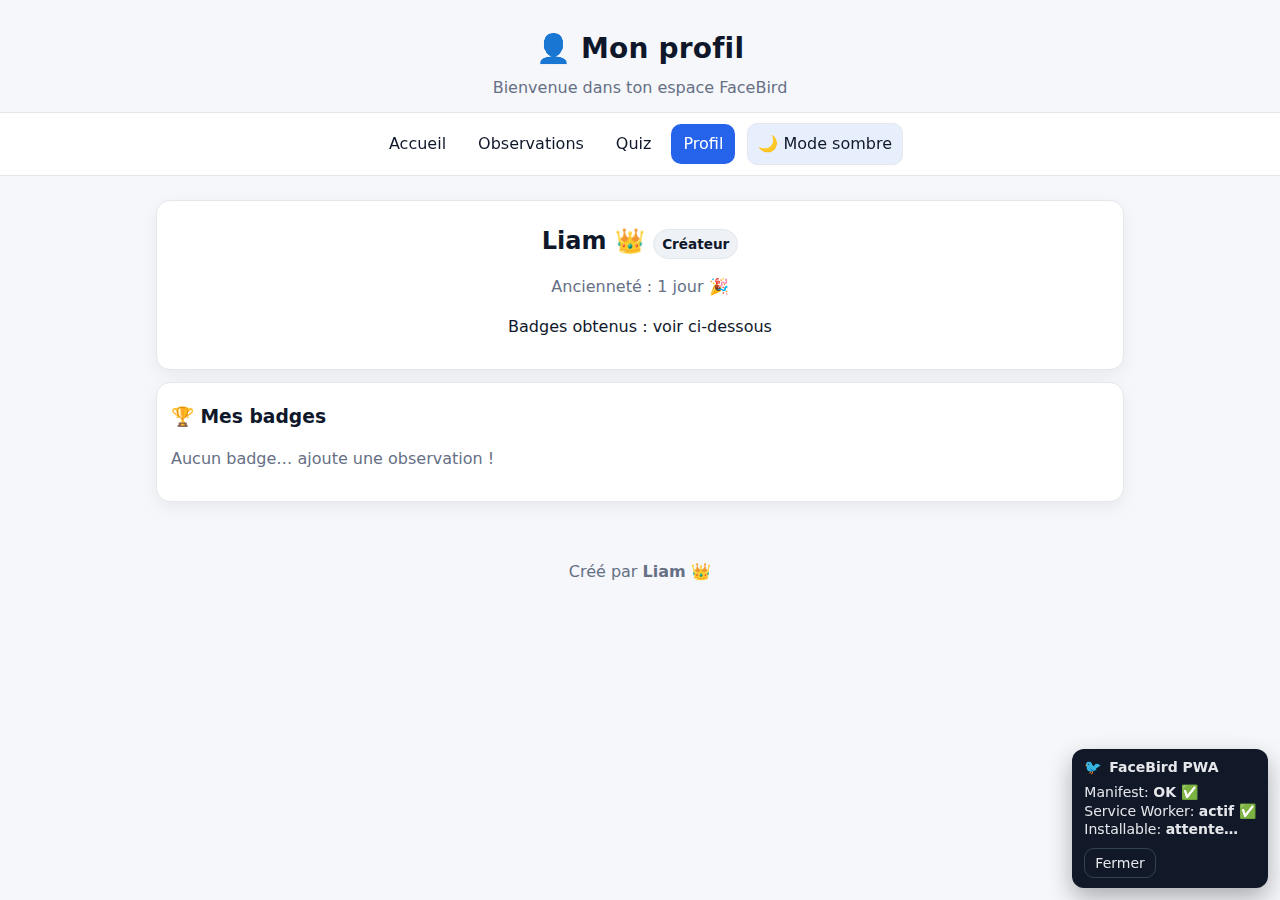
<file: profil.html>
<!doctype html>
<html lang="fr">
<head>
  <meta charset="utf-8">
  <meta name="viewport" content="width=device-width,initial-scale=1">
  <title>FaceBird 🐦 - Profil</title>
  <link rel="stylesheet" href="style.css?v=7">
  <link rel="icon" href="favicon.svg" type="image/svg+xml">
  <link rel="apple-touch-icon" href="icon-192.png">
  <link rel="manifest" href="manifest.webmanifest">
  <meta name="theme-color" content="#2c7be5">
</head>
<body>
  <header>
    <h1>👤 Mon profil</h1>
    <p>Bienvenue dans ton espace FaceBird</p>
  </header>

  <nav>
    <a href="index.html">Accueil</a>
    <a href="observations.html">Observations</a>
    <a href="quiz.html">Quiz</a>
    <a class="active" href="profil.html">Profil</a>
    <button id="theme-toggle" class="theme-toggle" type="button" aria-pressed="false">🌙 Mode sombre</button>
  </nav>

  <main class="container">
    <div class="card center">
      <h2>Liam 👑 <span class="badge">Créateur</span></h2>
      <p class="muted">Ancienneté : 1 jour 🎉</p>
      <p>Badges obtenus : voir ci-dessous</p>
    </div>

    <div class="card">
      <h3>🏆 Mes badges</h3>
      <div id="badges-list"></div>
    </div>
  </main>

  <footer>Créé par <b>Liam 👑</b></footer>

  <!-- Scripts -->
  <script src="theme.js" defer></script>
  <script src="badges.js" defer></script>
  <script>
    document.addEventListener('DOMContentLoaded', () => {
      const root = document.getElementById('badges-list');
      if (!root || !window.FB_BADGES) return;
      const all = FB_BADGES.all();
      if (!all.length){
        root.innerHTML = '<p class="muted">Aucun badge… ajoute une observation !</p>';
        return;
      }
      const cat = FB_BADGES.catalog;
      root.innerHTML = all.map(id => {
        const b = cat[id]; if (!b) return '';
        return `<span class="badge-pill">${b.icon} ${b.label}</span>`;
      }).join('');
    });
  </script>
  <script src="sw-register.js" defer></script>
</body>
</html>  <!-- Scripts -->
  <script src="theme.js" defer></script>
  <script src="badges.js" defer></script>
  <script>
    document.addEventListener('DOMContentLoaded', () => {
      const root = document.getElementById('badges-list');
      if (!root || !window.FB_BADGES) return;
      const all = FB_BADGES.all();
      if (!all.length){
        root.innerHTML = '<p class="muted">Aucun badge… ajoute une observation !</p>';
        return;
      }
      const cat = FB_BADGES.catalog;
      root.innerHTML = all.map(id => {
        const b = cat[id]; if (!b) return '';
        return `<span class="badge-pill">${b.icon} ${b.label}</span>`;
      }).join('');
    });
  </script>
  <script src="sw-register.js" defer></script>
  <script src="install-check.js" defer></script>
</body>
</html>
</file>
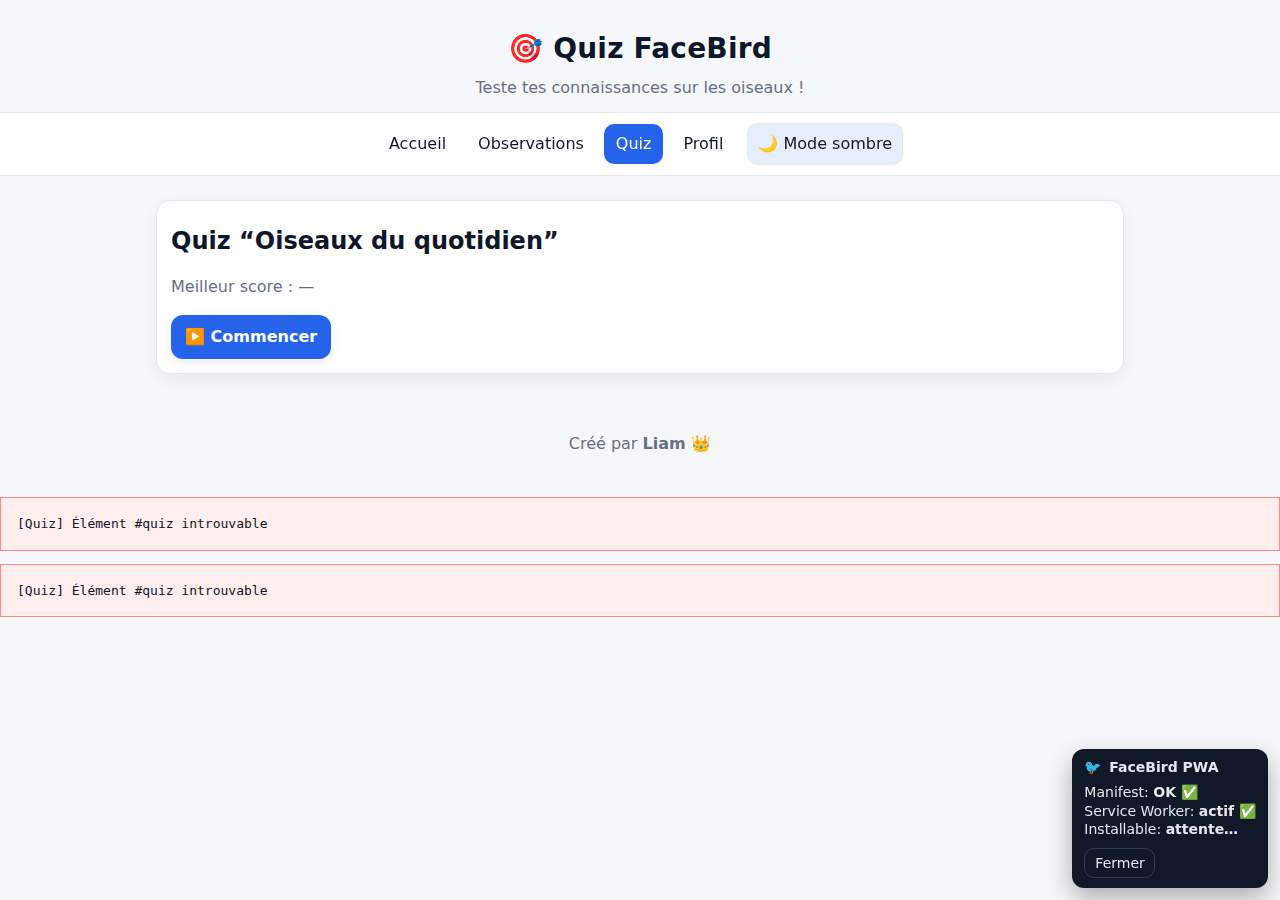
<file: quiz.html>
<!doctype html>
<html lang="fr">
<head>
  <meta charset="utf-8">
  <meta name="viewport" content="width=device-width,initial-scale=1">
  <title>FaceBird 🐦 - Quiz</title>
  <link rel="stylesheet" href="style.css?v=7">
  <link rel="icon" href="favicon.svg" type="image/svg+xml">
  <link rel="apple-touch-icon" href="icon-192.png">
  <link rel="manifest" href="manifest.webmanifest">
  <meta name="theme-color" content="#2c7be5">
</head>
<body>
  <header>
    <h1>🎯 Quiz FaceBird</h1>
    <p>Teste tes connaissances sur les oiseaux !</p>
  </header>

  <nav>
    <a href="index.html">Accueil</a>
    <a href="observations.html">Observations</a>
    <a class="active" href="quiz.html">Quiz</a>
    <a href="profil.html">Profil</a>
    <button id="theme-toggle" class="theme-toggle" type="button" aria-pressed="false">🌙 Mode sombre</button>
  </nav>

  <main class="container">
    <div class="card" id="quiz-card">
      <h2>Quiz “Oiseaux du quotidien”</h2>
      <p class="muted" id="best-score">Meilleur score : —</p>

      <div id="quiz-box">
        <button class="btn" id="start-btn" type="button">▶️ Commencer</button>
      </div>
    </div>
  </main>

  <footer>Créé par <b>Liam 👑</b></footer>

  <!-- Scripts -->
  <script src="theme.js" defer></script>
  <script src="badges.js" defer></script>
  <script src="quiz.js" defer></script>
  <script src="sw-register.js" defer></script>
</body>
</html>
  <!-- Scripts -->
  <script src="theme.js" defer></script>
  <script src="badges.js" defer></script>
  <script src="quiz.js" defer></script>
  <script src="sw-register.js" defer></script>
  <script src="install-check.js" defer></script>
</body>
</html>
</file>
<file: style.css>
/* ================================
   FaceBird - style.css (complet)
   ================================ */

/* ---- Reset doux + base ---- */
* { box-sizing: border-box; }
html, body { height: 100%; }
body {
  margin: 0;
  -webkit-font-smoothing: antialiased;
  -moz-osx-font-smoothing: grayscale;
  font-family: system-ui, -apple-system, Segoe UI, Roboto, Ubuntu, Cantarell, Noto Sans, "Helvetica Neue", Arial, "Apple Color Emoji", "Segoe UI Emoji", "Segoe UI Symbol";
  background: var(--bg);
  color: var(--fg);
  line-height: 1.5;
}

/* ---- Thème (variables) ---- */
:root {
  --bg: #f6f8fc;
  --fg: #0f172a;
  --muted: #667085;

  --card-bg: #ffffff;
  --card-bg-weak: #f2f5fb;
  --card-shadow: 0 6px 18px rgba(0,0,0,.06);

  --hair: #e5e7eb;
  --border: #d7dce5;

  --primary: #1e73e8;
  --primary-weak: #e6f0ff;

  --chip-bg: #eef2f7;

  --btn-fg: #ffffff;
  --btn-bg: #2563eb;
  --btn-bg-hover: #1d4ed8;

  --btn-weak-fg: #0f172a;
  --btn-weak-bg: #e7eefc;
  --btn-weak-bg-hover: #d7e3ff;

  --toast-bg: rgba(17, 24, 39, .95);
  --toast-fg: #fff;

  --link: #1d4ed8;
  --link-hover: #143aa6;
}

@media (prefers-color-scheme: dark) {
  :root {
    --bg: #0b1020;
    --fg: #e6eaf4;
    --muted: #9aa4b2;

    --card-bg: #11162a;
    --card-bg-weak: #121a31;
    --card-shadow: 0 8px 24px rgba(0,0,0,.4);

    --hair: #232b3d;
    --border: #1e2640;

    --primary: #63a4ff;
    --primary-weak: #10213f;

    --chip-bg: #1a223b;

    --btn-fg: #081225;
    --btn-bg: #63a4ff;
    --btn-bg-hover: #8bbdff;

    --btn-weak-fg: #e6eaf4;
    --btn-weak-bg: #17223d;
    --btn-weak-bg-hover: #1f2b49;

    --toast-bg: rgba(255,255,255,.06);
    --toast-fg: #fff;

    --link: #8bbdff;
    --link-hover: #a7cdff;
  }
}

/* Si theme.js ajoute .dark sur body */
body.dark {
  --bg: #0b1020;
  --fg: #e6eaf4;
  --muted: #9aa4b2;

  --card-bg: #11162a;
  --card-bg-weak: #121a31;
  --card-shadow: 0 8px 24px rgba(0,0,0,.4);

  --hair: #232b3d;
  --border: #1e2640;

  --primary: #63a4ff;
  --primary-weak: #10213f;

  --chip-bg: #1a223b;

  --btn-fg: #081225;
  --btn-bg: #63a4ff;
  --btn-bg-hover: #8bbdff;

  --btn-weak-fg: #e6eaf4;
  --btn-weak-bg: #17223d;
  --btn-weak-bg-hover: #1f2b49;

  --toast-bg: rgba(255,255,255,.06);
  --toast-fg: #fff;

  --link: #8bbdff;
  --link-hover: #a7cdff;
}

/* ---- Liens ---- */
a { color: var(--link); text-decoration: none; }
a:hover { text-decoration: underline; color: var(--link-hover); }

/* ---- Layout ---- */
header {
  padding: 28px 16px 12px;
  text-align: center;
}
header h1 {
  margin: 0;
  font-size: 28px;
  letter-spacing: .2px;
}
header p {
  margin: 6px 0 0 0;
  color: var(--muted);
}

.container {
  width: 100%;
  max-width: 1000px;
  margin: 0 auto;
  padding: 12px 16px 28px;
}

/* ---- Navigation ---- */
nav {
  position: sticky; top: 0;
  z-index: 50;
  display: flex; gap: 8px; flex-wrap: wrap;
  align-items: center;
  justify-content: center;
  padding: 10px 12px;
  background: color-mix(in oklab, var(--card-bg) 92%, transparent);
  border-top: 1px solid var(--hair);
  border-bottom: 1px solid var(--hair);
  backdrop-filter: saturate(1.2) blur(6px);
}
nav a {
  display: inline-block;
  padding: 8px 12px;
  border-radius: 10px;
  color: var(--fg);
  background: transparent;
  text-decoration: none;
  transition: background .15s ease, color .15s ease;
}
nav a:hover { background: var(--chip-bg); }
nav a.active {
  background: var(--primary);
  color: #fff;
}

/* ---- Bouton mode sombre ---- */
.theme-toggle {
  margin-left: 4px;
  padding: 8px 10px;
  border-radius: 10px;
  background: var(--btn-weak-bg);
  color: var(--btn-weak-fg);
  border: 1px solid var(--hair);
  cursor: pointer;
}
.theme-toggle:hover { background: var(--btn-weak-bg-hover); }

/* ---- Cartes ---- */
.card {
  background: var(--card-bg);
  border: 1px solid var(--border);
  border-radius: 14px;
  padding: 14px;
  box-shadow: var(--card-shadow);
  margin: 12px 0;
}
.card.center { text-align: center; }
.card.empty { color: var(--muted); text-align: center; }

/* ---- Titres ---- */
h1, h2, h3, h4 { color: var(--fg); }
h2 { margin: 8px 0; }
h3 { margin: 6px 0 8px; }

/* ---- Grille rapide ---- */
.grid {
  display: grid;
  gap: 12px;
  grid-template-columns: repeat(auto-fit, minmax(260px, 1fr));
}

/* ---- Badges ---- */
.badge {
  display: inline-block;
  font-size: .85rem;
  padding: 4px 8px;
  border-radius: 999px;
  background: var(--chip-bg);
  color: var(--fg);
  border: 1px solid var(--hair);
}
.badge-pill {
  display: inline-block;
  font-size: .9rem;
  padding: 6px 10px;
  border-radius: 999px;
  background: var(--primary-weak);
  color: var(--fg);
  border: 1px solid var(--hair);
  margin: 4px 6px 0 0;
}

/* ---- Boutons ---- */
.btn {
  display: inline-flex;
  align-items: center;
  justify-content: center;
  gap: 8px;
  padding: 10px 14px;
  border-radius: 12px;
  border: none;
  background: var(--btn-bg);
  color: var(--btn-fg);
  cursor: pointer;
  font-weight: 600;
  box-shadow: 0 2px 8px rgba(0,0,0,.1);
}
.btn:hover { background: var(--btn-bg-hover); }
.btn:disabled { opacity: .6; cursor: default; }
.btn-small { padding: 7px 10px; border-radius: 10px; font-weight: 600; }

/* ---- Formulaires ---- */
label { font-weight: 600; display: block; color: var(--fg); }
input, textarea, select, button {
  font: inherit;
}
input[type="text"], input[type="date"], input[type="file"], input[type="email"], input[type="password"],
textarea, select, input:not([type]) {
  width: 100%;
  padding: 10px 12px;
  border-radius: 10px;
  border: 1px solid var(--hair);
  background: var(--card-bg);
  color: var(--fg);
  outline: none;
  transition: border-color .15s ease, box-shadow .15s ease;
}
input:focus, textarea:focus, select:focus {
  border-color: color-mix(in oklab, var(--primary) 70%, var(--border));
  box-shadow: 0 0 0 3px color-mix(in oklab, var(--primary) 25%, transparent);
}
small.muted, .muted { color: var(--muted); }

/* ---- Images ---- */
img { max-width: 100%; height: auto; display: block; }

/* ---- Tableaux (au cas où) ---- */
table { width: 100%; border-collapse: collapse; }
th, td { padding: 10px; border-bottom: 1px solid var(--hair); text-align: left; }

/* ---- Toast ---- */
.toast {
  position: fixed;
  left: 50%; bottom: 18px;
  transform: translateX(-50%);
  background: var(--toast-bg);
  color: var(--toast-fg);
  padding: 10px 14px;
  border-radius: 12px;
  border: 1px solid rgba(255,255,255,.08);
  z-index: 99999;
  animation: toast-in .15s ease-out;
}
@keyframes toast-in {
  from { opacity: 0; transform: translateX(-50%) translateY(6px); }
  to   { opacity: 1; transform: translateX(-50%) translateY(0); }
}

/* ---- Footer ---- */
footer {
  text-align: center;
  color: var(--muted);
  padding: 18px 12px 28px;
}

/* ---- Utilitaires ---- */
hr {
  border: 0; height: 1px; background: var(--hair);
  margin: 14px 0;
}
.center { text-align: center; }
.hidden { display: none !important; }

/* ---- Spécifiques Fil / Lightbox ---- */
.lightbox { /* structure ajoutée dans feed.html */ }

/* ---- Responsive petits écrans ---- */
@media (max-width: 520px) {
  nav { justify-content: flex-start; overflow-x: auto; }
  .container { padding: 10px 12px 24px; }
  .grid { grid-template-columns: 1fr; }
}
/* =========================
   FaceBird — Dark mode NAV fix
   ========================= */

:root {
  --bg: #f6f7fb;
  --text: #0f172a;
  --card: #ffffff;
  --border: #e5e7eb;
  --nav-bg: rgba(255,255,255,.92);
  --nav-text: #0f172a;
  --nav-active-bg: #2563eb;
  --nav-active-text: #ffffff;
}

body.dark {
  --bg: #0b1220;
  --text: #e5e7eb;
  --card: #0f172a;
  --border: #1f2937;
  --nav-bg: rgba(15,23,42,.92);
  --nav-text: #e5e7eb;
  --nav-active-bg: #3b82f6;
  --nav-active-text: #0b1220;
}

/* Applique les variables */
body {
  background: var(--bg);
  color: var(--text);
}

/* Cible ta navbar (peu importe son HTML exact) */
nav, .navbar, .topbar, header nav {
  background: var(--nav-bg) !important;
  color: var(--nav-text) !important;
  border-bottom: 1px solid var(--border);
  backdrop-filter: blur(10px);
}

/* Liens dans la nav */
nav a, .navbar a, .topbar a, header nav a {
  color: var(--nav-text) !important;
  text-decoration: none;
}

/* Onglet actif */
nav a.active, .navbar a.active, .topbar a.active, header nav a.active,
nav .active a, .navbar .active a {
  background: var(--nav-active-bg) !important;
  color: var(--nav-active-text) !important;
  border-radius: 10px;
  padding: 8px 12px;
}

/* Bouton mode sombre (si tu as un bouton) */
#darkToggle, .dark-toggle, button[data-dark-toggle] {
  background: var(--nav-active-bg);
  color: var(--nav-active-text);
  border: 1px solid var(--border);
  border-radius: 10px;
  padding: 8px 12px;
}
</file>
